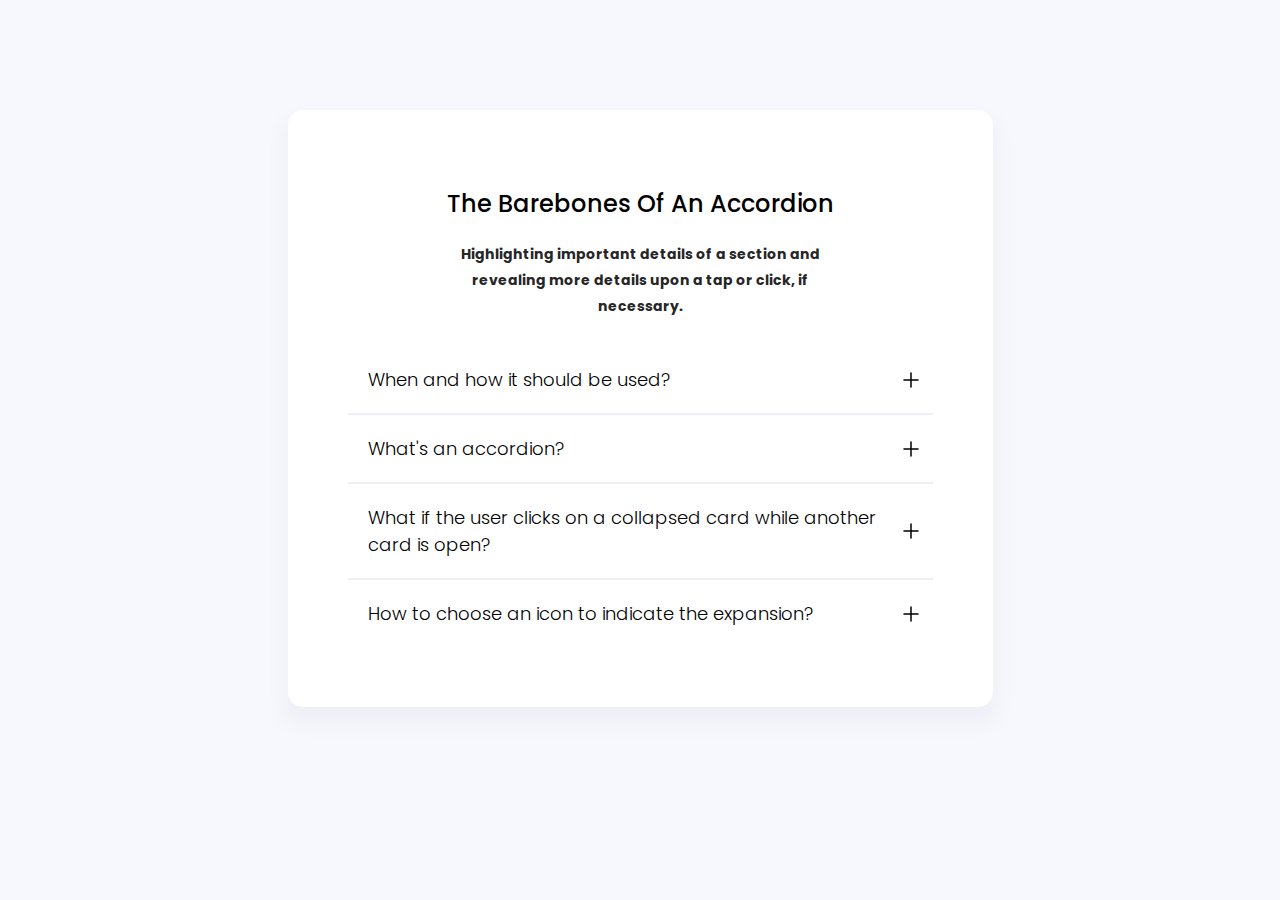
<file: index.html>
<!DOCTYPE html>
<html lang="en">
    <head>
        <meta charset="UTF-8">
        <meta http-equiv="X-UA-Compatible" content="IE=edge">
        <meta name="viewport" content="width=device-width, initial-scale=1.0">
        <title>Chat - iCodeThis.com</title>
        <link rel="preconnect" href="https://fonts.googleapis.com">
        <link rel="preconnect" href="https://fonts.gstatic.com" crossorigin>
        <link href="https://fonts.googleapis.com/css2?family=Poppins:ital,wght@0,100;0,200;0,300;0,400;0,500;0,600;1,100;1,200&display=swap" rel="stylesheet">
        <script src="https://ajax.googleapis.com/ajax/libs/jquery/3.6.1/jquery.min.js"></script>
        <link href="styles.css" rel="stylesheet" media="all" type="text/css">
    </head>
    <body>
        <script>
            $(document).ready(function() {
                $(".question h4").click(function() {
                    if ($('.faqAnswer').is(':visible')) {
                        $(this).parent().find('.hidden').slideUp();
                        $(this).parent().find('button').html('Read more');
                        $(".faqAnswer").slideUp(300);
                        $('.question h4').removeClass('open');
                    }

                    if ($(this).next(".faqAnswer").is(':visible')) {
                        $(this).parent().find('.hidden').slideUp();
                        $(this).next(".faqAnswer").slideUp(300);
                        $(this).parent().find('button').html('Read more');
                        $(this).removeClass('open');
                    } 
                    else { 
                        $(this).next(".faqAnswer").slideDown(300);
                        $(this).addClass('open');

                    }
                });

                $('button').click(function() {
                    $(this).parent().find('.hidden').slideToggle();
                    $(this).html('Read less');
                })
            });
        </script>
        <div id="main">
            <div class="content">
                <h1>The Barebones Of An Accordion</h1>
                <h2>Highlighting important details of a section and revealing more details upon a tap or click, if necessary.</h2>
                <br>
                <div class="question">
                    <h4>When and how it should be used?</h4>
                    <div class="faqAnswer">
                        An HTML accordion is a type of user interface component that allows content to be collapsed and expanded in a space-saving way. It is typically used when there is a lot of content to display, but the available space is limited. <br>
                        <span class="hidden">
                            Here are some situations where an HTML accordion can be used:<br><br>

                            Frequently asked questions (FAQs): An accordion can be used to display a list of questions and answers. The questions can be displayed in a collapsed state, and users can expand them to view the answers.<br><br>
                        
                            Product descriptions: If you have a large number of product descriptions on a page, an accordion can be used to collapse and expand each description. This allows users to quickly scan the product titles and expand the descriptions for the ones they are interested in.<br><br>
                        
                            Tutorials or instructional content: An accordion can be used to present instructional content in a step-by-step manner. Each step can be displayed in a collapsed state, and users can expand each step to view the instructions.<br><br>
                        
                        To create an accordion in HTML, you can use a combination of HTML, CSS, and JavaScript. There are also several pre-built accordion plugins available that you can use to create an accordion without having to write any code yourself.<br>
                        </span>
                        <button>Read more</button>
                    </div>
                </div>
                
                <div class="question">
                    <h4>What's an accordion?</h4>
                    <div class="faqAnswer">
                        The accordion is a graphical control element comprising a vertically stacked list of items, suck as labels or thumbnails. An accordion is similar in purpose to a tabbed interface, a list of items where exactly one item is opened into a panel.<br>
                        <span class="hidden">
                            An accordion is made up of a series of collapsible panels, also called cards, that contain content such as text, images, or other HTML elements. When a user clicks on a panel, the panel expands to reveal its content, and all other panels collapse to their original state. This allows the user to focus on one panel at a time and saves space by hiding the content of the other panels.<br><br>

                            In HTML, an accordion can be created using a combination of HTML, CSS, and JavaScript. There are also several pre-built accordion plugins available that you can use to create an accordion without having to write any code yourself.<br><br>

                            Accordions are commonly used in web design to display frequently asked questions, product descriptions, tutorials, or any other content that can benefit from a space-saving and organized presentation.
                        </span>
                        <button>Read more</button>
                    </div>
                </div>

                <div class="question">
                    <h4>What if the user clicks on a collapsed card while another card is open?</h4>
                    <div class="faqAnswer">
                        If a user clicks on a collapsed card while another card is open in an accordion, there are several ways to handle this interaction. Here are a few possible options:<br><br>

                        Close the currently open card: If the user clicks on a collapsed card while another card is open, you can choose to close the open card and expand the one the user clicked on. This ensures that only one card is open at a time, which can help prevent clutter and confusion.<br><br>
                        <span class="hidden">
                            Keep both cards open: Alternatively, you can choose to keep both cards open, which can be useful if the content in both cards is related and the user may need to refer to both at the same time.<br><br>
                        
                            Do nothing: Another option is to do nothing when the user clicks on a collapsed card while another card is open. This is not ideal, as it can lead to confusion and frustration for the user if they expect the card they clicked on to open.<br><br>
                        
                            Regardless of which option you choose, it's important to communicate the behavior of the accordion to the user, so they know what to expect when they interact with it. You can do this by adding labels to the accordion indicating that only one card can be open at a time or by animating the opening and closing of the cards to provide visual feedback to the user.
                            <br><br>
                        </span>
                        <button>Read more</button>
                    </div>
                </div>

                <div class="question">
                    <h4>How to choose an icon to indicate the expansion?</h4>
                    <div class="faqAnswer">
                        When choosing an icon to indicate expansion in an accordion, you want to choose an icon that is clear and easy to understand. Here are a few tips to keep in mind:<br><br>

                        Use a plus/minus icon: One of the most common icons used to indicate expansion is a plus or minus icon. A plus icon typically indicates that the content can be expanded, while a minus icon indicates that the content is currently expanded and can be collapsed.<br>
                        <span class="hidden">
                            Use an arrow icon: Another option is to use an arrow icon pointing down to indicate that the content can be expanded and pointing up to indicate that the content is currently expanded and can be collapsed.<br><br>

                            Use a caret icon: A caret icon is another common choice for indicating expansion. A caret pointing down can be used to indicate that the content can be expanded, while a caret pointing up can be used to indicate that the content is currently expanded and can be collapsed.<br><br>

                            Use a custom icon: If none of the above icons work for your specific use case, you can consider using a custom icon that better fits the style and branding of your website or application.<br><br>

                            When choosing an icon, it's important to test it with users to ensure that it is clear and easy to understand. You can also use A/B testing to compare the effectiveness of different icons and choose the one that performs best.
                        </span>
                        <button>Read more</button>
                    </div>
                </div>
            </div>
        </div>
    </body>
</html>
</file>
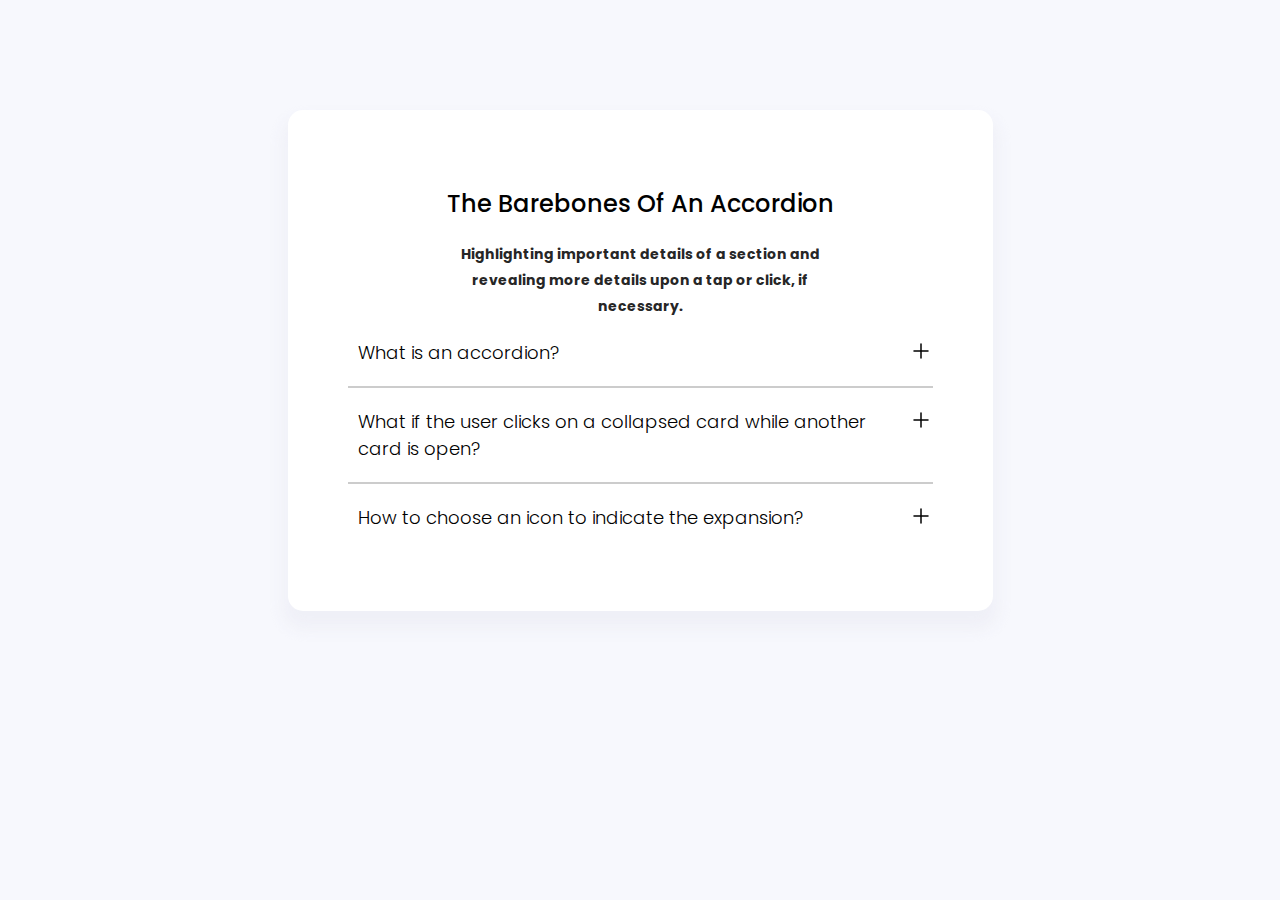
<file: index2.html>
<!DOCTYPE html>
<html lang="en">
    <head>
        <meta charset="UTF-8">
        <meta http-equiv="X-UA-Compatible" content="IE=edge">
        <meta name="viewport" content="width=device-width, initial-scale=1.0">
        <title>Chat - iCodeThis.com</title>
        <link rel="preconnect" href="https://fonts.googleapis.com">
        <link rel="preconnect" href="https://fonts.gstatic.com" crossorigin>
        <link href="https://fonts.googleapis.com/css2?family=Poppins:ital,wght@0,100;0,200;0,300;0,400;0,500;0,600;1,100;1,200&display=swap" rel="stylesheet">
        <link href="styles2.css" rel="stylesheet" media="all" type="text/css">
    </head>
    <body>
        <div id="main">
            <div class="content">
                <h1>The Barebones Of An Accordion</h1>
                <h2>Highlighting important details of a section and revealing more details upon a tap or click, if necessary.</h2>
                <details>
                    <summary>What is an accordion?</summary>
                    <p>The accordion is a graphical control element comprising a vertically stacked list of items, suck as labels or thumbnails. An accordion is similar in purpose to a tabbed interface, a list of items where exactly one item is opened into a panel.</p>
                    <button>Read more</button>
                </details>
                <details>
                    <summary>What if the user clicks on a collapsed card while another card is open?</summary>
                    <p>
                        If a user clicks on a collapsed card while another card is open in an accordion, there are several ways to handle this interaction. Here are a few possible options:<br><br>

                        Close the currently open card: If the user clicks on a collapsed card while another card is open, you can choose to close the open card and expand the one the user clicked on. This ensures that only one card is open at a time, which can help prevent clutter and confusion.
                    </p>
                    <button>Read more</button>
                </details>
                  
                <details>
                    <summary>How to choose an icon to indicate the expansion?</summary>
                    <p>When choosing an icon to indicate expansion in an accordion, you want to choose an icon that is clear and easy to understand. Here are a few tips to keep in mind:<br><br>

                    Use a plus/minus icon: One of the most common icons used to indicate expansion is a plus or minus icon. A plus icon typically indicates that the content can be expanded, while a minus icon indicates that the content is currently expanded and can be collapsed.</p>
                    <button>Read more</button>
                </details>
                <script>
                    const details = document.querySelectorAll("details");
                        details.forEach((targetDetail) => {
                        targetDetail.addEventListener("click", () => {
                            details.forEach((detail) => {
                            if (detail !== targetDetail) 
                                detail.removeAttribute("open");
                            });
                        });
                    });                    
                </script>
            </div>
        </div>
    </body>
</html>
</file>
<file: styles.css>
body, html {
    margin: 0px;
    padding:0px;
    width: 100%;
    height: 100%;
    background-color: #f7f8fd;
    font-family: 'Poppins', sans-serif;
    font-size: 18px;
    font-weight: 300;

    scroll-behavior: smooth;
}

body {
    display: flex;
    justify-content: normal;
    align-items: normal;
    align-content: normal;
}

*:focus {
    outline: none;
}

* {
    box-sizing: border-box;
}

#main {
    max-width: 725;
    width: 725px;
    display: block;
    margin:100px auto 20px auto;
}

.content {
    width: auto;
    padding: 60px;
    background-color: #fff;
    border-radius: 15px;
    min-height: 200px;
    margin: 10px;
    -webkit-box-shadow: 0px 13px 15px 5px rgba(233,234,242,0.56); 
    box-shadow: 0px 13px 15px 5px rgba(233,234,242,0.56);
}

h1 {
    font-size: 24px;
    font-weight: 500;
    text-align: center;
}

h2 {
    font-size: 14px;
    text-align: center;
    max-width: 70%;
    margin: auto;
    line-height: 26px;
    margin-top: 20px;
    color: #262626;
}

.question {
    padding: 10px;
    background: white;
    transition: all 0.5s ease;
    font-size: 14px;
}

.question + .question {
    border-top: 2px solid #efeffb;
}
.question .faqAnswer { 
    display: none; 
    padding: 20px 10px;
    line-height: 28px;
    color: rgb(88, 88, 88);
    font-size: 14px;
    font-weight: 400;
}

h4 {
    border-radius: 6px;
    margin: 0px;
    padding: 10px;
    padding-right: 30px;
    color: black;
    font-weight: 300;
    font-size: 18px;
    cursor: pointer;
    transition: all .3s ease;
    background-image: url("data:image/svg+xml,%3Csvg xmlns='http://www.w3.org/2000/svg' width='24' height='24' viewBox='0 0 24 24' stroke-width='1.5' stroke='%23000000' fill='none' stroke-linecap='round' stroke-linejoin='round'%3E%3Cpath stroke='none' d='M0 0h24v24H0z' fill='none'/%3E%3Cline x1='12' y1='5' x2='12' y2='19' /%3E%3Cline x1='5' y1='12' x2='19' y2='12' /%3E%3C/svg%3E");
    background-repeat: no-repeat;
    background-position: right;
}

h4:hover {
    color: #9797cf;
    background-image: url("data:image/svg+xml,%3Csvg xmlns='http://www.w3.org/2000/svg' width='24' height='24' viewBox='0 0 24 24' stroke-width='1.5' stroke='%239797cf' fill='none' stroke-linecap='round' stroke-linejoin='round'%3E%3Cpath stroke='none' d='M0 0h24v24H0z' fill='none'/%3E%3Cline x1='12' y1='5' x2='12' y2='19' /%3E%3Cline x1='5' y1='12' x2='19' y2='12' /%3E%3C/svg%3E");
}
h4.open {
    background-image: url("data:image/svg+xml,%3Csvg xmlns='http://www.w3.org/2000/svg' class='icon icon-tabler icon-tabler-minus' width='24' height='24' viewBox='0 0 24 24' stroke-width='1.5' stroke='%23000000' fill='none' stroke-linecap='round' stroke-linejoin='round'%3E%3Cpath stroke='none' d='M0 0h24v24H0z' fill='none'/%3E%3Cline x1='5' y1='12' x2='19' y2='12' /%3E%3C/svg%3E");
}

button {
    display: block;
    margin-top: 20px;
    padding: 10px 30px;
    border-radius: 25px;
    border: 2px solid #dbdbec;
    color: black;
    font-size: 16px;
    cursor: pointer;
    font-weight: 500;
    transition: all .3s ease;
}

button:hover {
    background-color: #dbdbec;
    color: #5a5a80;
}

.hidden {
    display: none;
}

@media only screen and (max-width: 560px) {
    .content {
        padding: 20px;
    }    
}

details {
    border-bottom: 2px solid #CCC;
    padding-bottom: 10px;
    padding-top: 10px;
}
summary {
    list-style-type: none;
    display: block;
    padding: 10px;
    cursor: pointer;
    margin: 0px;
}

details p {
    padding: 10px;
    margin: 0px;
}

summary {
    background-image: url("data:image/svg+xml,%3Csvg xmlns='http://www.w3.org/2000/svg' width='24' height='24' viewBox='0 0 24 24' stroke-width='1.5' stroke='%23000000' fill='none' stroke-linecap='round' stroke-linejoin='round'%3E%3Cpath stroke='none' d='M0 0h24v24H0z' fill='none'/%3E%3Cline x1='12' y1='5' x2='12' y2='19' /%3E%3Cline x1='5' y1='12' x2='19' y2='12' /%3E%3C/svg%3E");
    background-repeat: no-repeat;
    background-position: top 10px  right;
    padding-right: 30px;
    display: block;
    transition: all .3s ease;
}

summary:hover {
    color: #9797cf;
    background-image: url("data:image/svg+xml,%3Csvg xmlns='http://www.w3.org/2000/svg' width='24' height='24' viewBox='0 0 24 24' stroke-width='1.5' stroke='%239797cf' fill='none' stroke-linecap='round' stroke-linejoin='round'%3E%3Cpath stroke='none' d='M0 0h24v24H0z' fill='none'/%3E%3Cline x1='12' y1='5' x2='12' y2='19' /%3E%3Cline x1='5' y1='12' x2='19' y2='12' /%3E%3C/svg%3E");
}
</file>
<file: styles2.css>
body, html {
    margin: 0px;
    padding:0px;
    width: 100%;
    height: 100%;
    background-color: #f7f8fd;
    font-family: 'Poppins', sans-serif;
    font-size: 18px;
    font-weight: 300;

    scroll-behavior: smooth;
}

body {
    display: flex;
    justify-content: normal;
    align-items: normal;
    align-content: normal;
}

*:focus {
    outline: none;
}

* {
    box-sizing: border-box;
}

#main {
    max-width: 725;
    width: 725px;
    display: block;
    margin:100px auto 20px auto;
}

.content {
    width: auto;
    padding: 60px;
    background-color: #fff;
    border-radius: 15px;
    min-height: 200px;
    margin: 10px;
    -webkit-box-shadow: 0px 13px 15px 5px rgba(233,234,242,0.56); 
    box-shadow: 0px 13px 15px 5px rgba(233,234,242,0.56);
}

h1 {
    font-size: 24px;
    font-weight: 500;
    text-align: center;
}

h2 {
    font-size: 14px;
    text-align: center;
    max-width: 70%;
    margin: auto;
    line-height: 26px;
    margin-top: 20px;
    color: #262626;
}

button {
    display: block;
    margin-top: 20px;
    padding: 10px 30px;
    border-radius: 25px;
    border: 2px solid #dbdbec;
    color: black;
    font-size: 16px;
    cursor: pointer;
    font-weight: 500;
    transition: all .3s ease;
}

button:hover {
    background-color: #dbdbec;
    color: #5a5a80;
}

@media only screen and (max-width: 560px) {
    .content {
        padding: 20px;
    }    
}

details {
    padding-bottom: 10px;
    padding-top: 10px;
}
summary {
    list-style-type: none;
    display: block;
    padding: 10px;
    cursor: pointer;
    margin: 0px;
}

details p {
    padding: 10px;
    margin: 0px;
}


details:not(:last-of-type)
{
    border-bottom: 2px solid #CCC;
}

summary {
    background-image: url("data:image/svg+xml,%3Csvg xmlns='http://www.w3.org/2000/svg' width='24' height='24' viewBox='0 0 24 24' stroke-width='1.5' stroke='%23000000' fill='none' stroke-linecap='round' stroke-linejoin='round'%3E%3Cpath stroke='none' d='M0 0h24v24H0z' fill='none'/%3E%3Cline x1='12' y1='5' x2='12' y2='19' /%3E%3Cline x1='5' y1='12' x2='19' y2='12' /%3E%3C/svg%3E");
    background-repeat: no-repeat;
    background-position: top 10px  right;
    padding-right: 30px;
    display: block;
    transition: all .3s ease;
}

summary:hover {
    color: #9797cf;
    background-image: url("data:image/svg+xml,%3Csvg xmlns='http://www.w3.org/2000/svg' width='24' height='24' viewBox='0 0 24 24' stroke-width='1.5' stroke='%239797cf' fill='none' stroke-linecap='round' stroke-linejoin='round'%3E%3Cpath stroke='none' d='M0 0h24v24H0z' fill='none'/%3E%3Cline x1='12' y1='5' x2='12' y2='19' /%3E%3Cline x1='5' y1='12' x2='19' y2='12' /%3E%3C/svg%3E");
}
</file>
